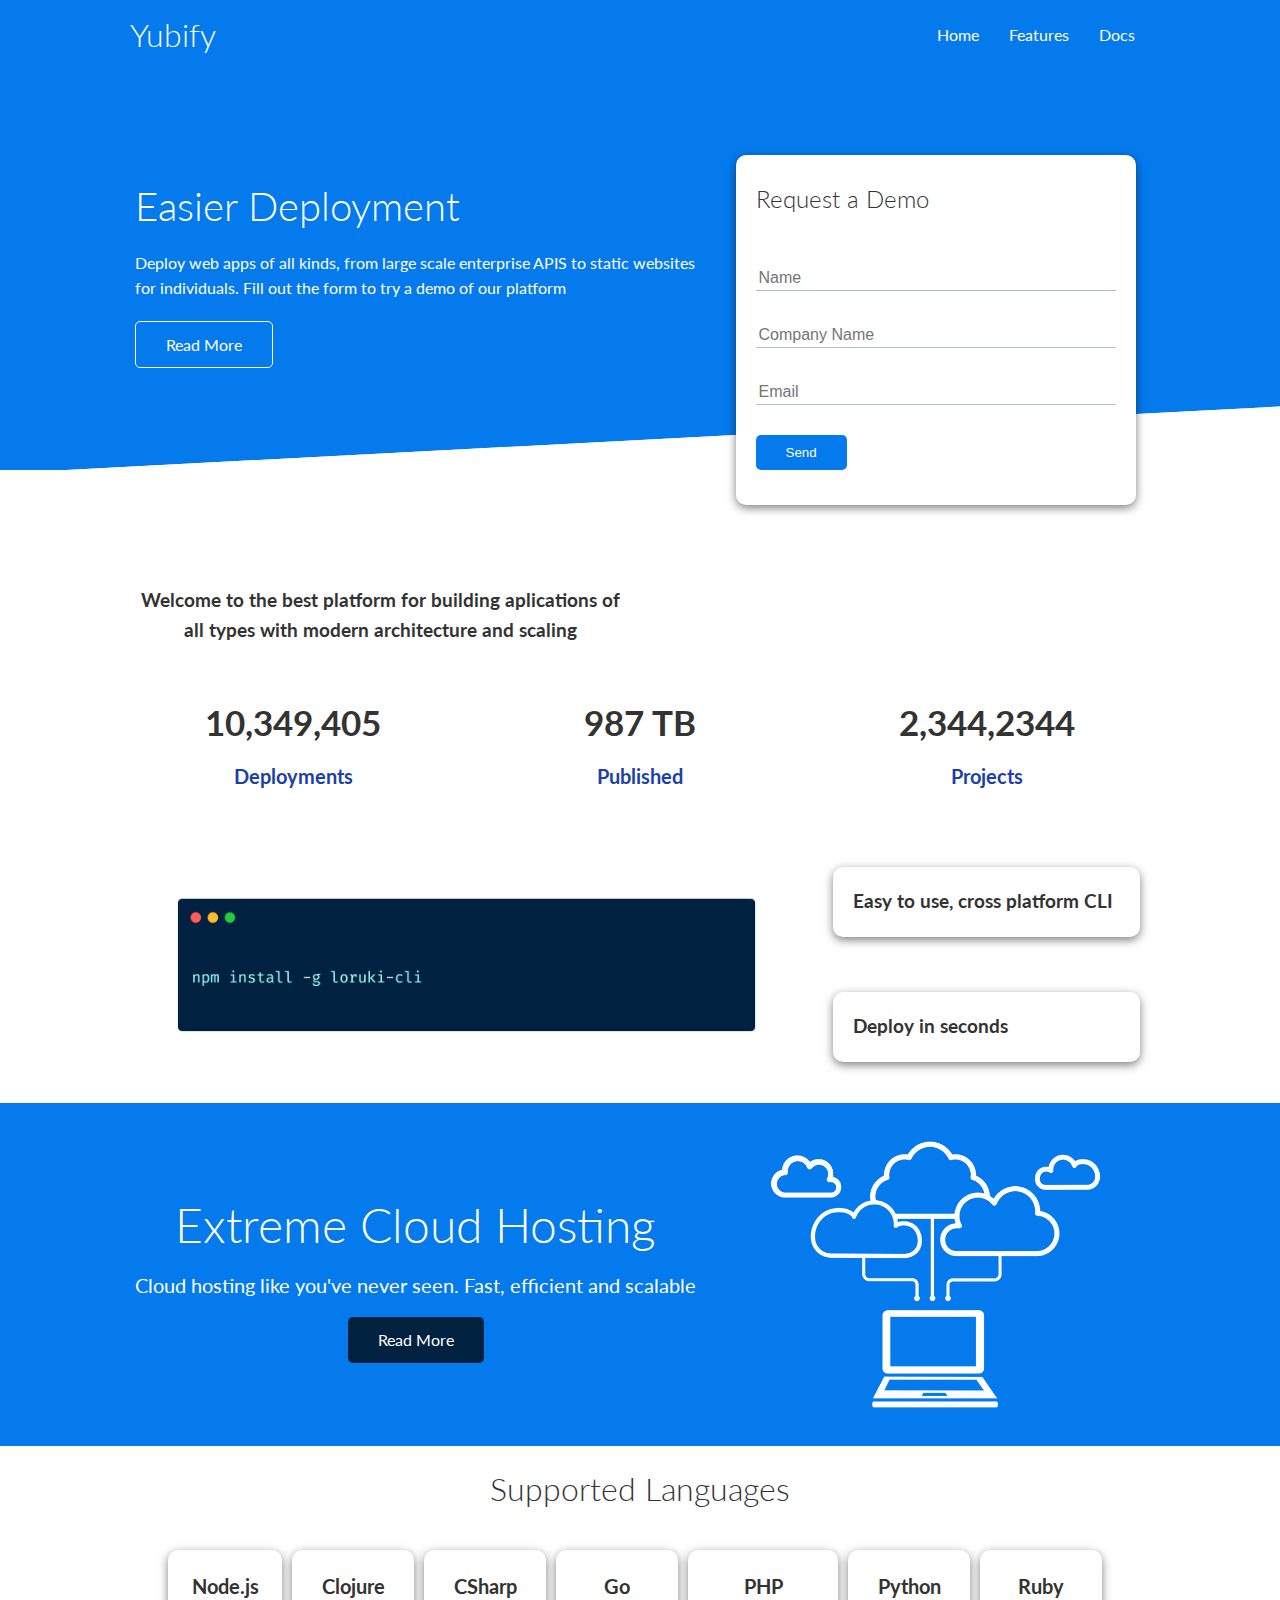
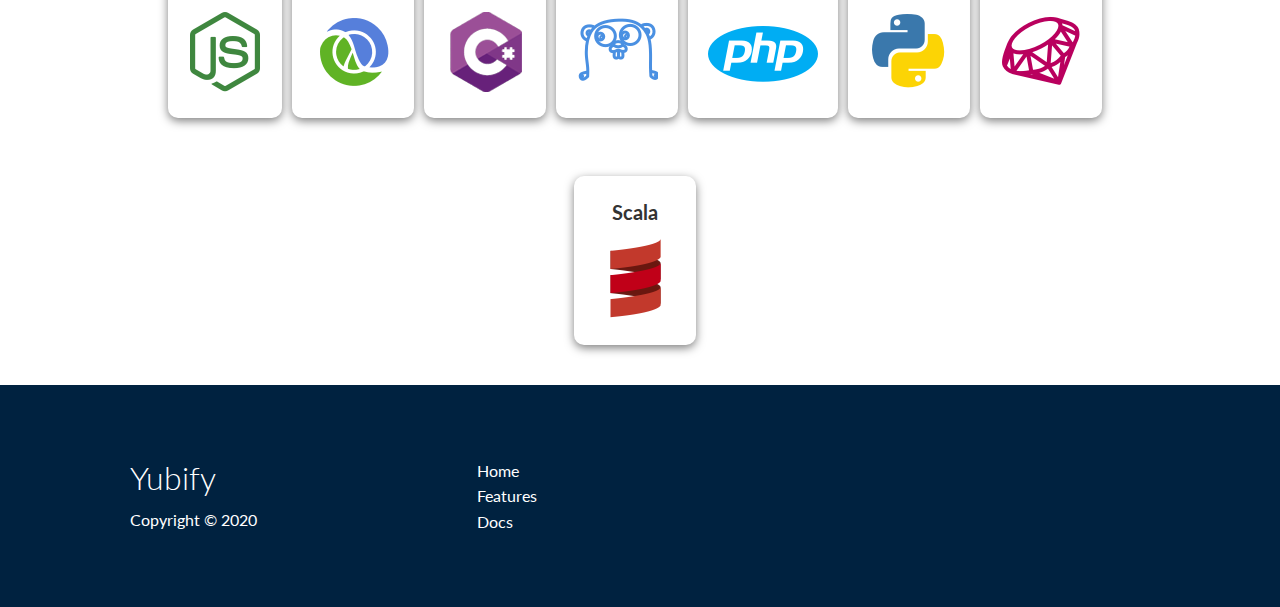
<file: index.html>
<!DOCTYPE html>
<html lang="en">
  <head>
    <meta charset="UTF-8" />
    <meta name="viewport" content="width=device-width, initial-scale=1.0" />

    <link
      rel="stylesheet"
      href="https://cdnjs.cloudflare.com/ajax/libs/font-awesome/5.15.1/css/all.min.css"
      integrity="sha512-+4zCK9k+qNFUR5X+cKL9EIR+ZOhtIloNl9GIKS57V1MyNsYpYcUrUeQc9vNfzsWfV28IaLL3i96P9sdNyeRssA=="
      crossorigin="anonymous"
    />
    <link rel="stylesheet" href="css/style.css" />
    <link rel="stylesheet" href="css/utilities.css" />
    <title>Yubify | Cloud Hosting for All</title>
  </head>
  <body>
    <!-- Navbar-->
    <div class="navbar">
      <div class="container flex">
        <h1 class="logo">Yubify</h1>
        <nav>
          <ul>
            <li><a href="index.html">Home</a></li>
            <li><a href="features.html">Features</a></li>
            <li><a href="docs.html">Docs</a></li>
          </ul>
        </nav>
      </div>
    </div>

    <!--Showcase-->
    <section class="showcase">
      <div class="container grid">
        <div class="showcase-text">
          <h1>Easier Deployment</h1>
          <p>
            Deploy web apps of all kinds, from large scale enterprise APIS to
            static websites for individuals. Fill out the form to try a demo of
            our platform
          </p>
          <a href="feautres.html" class="btn btn-outline">Read More</a>
        </div>
        <div class="showcase-form card">
          <h2>Request a Demo</h2>
          <form
            name="contact"
            netlify-honeypot="bot-field"
            method="POST"
            data-netlify="true"
          >
            <input type="hidden" name="form-name" value="contact" />
            <p class="hidden">
              <label
                >Don’t fill this out if you're human: <input name="bot-field"
              /></label>
            </p>
            <div class="form-control">
              <input type="text" name="name" placeholder="Name" required />
            </div>
            <div class="form-control">
              <input
                type="text"
                name="company"
                placeholder="Company Name"
                required
              />
            </div>
            <div class="form-control">
              <input type="email" name="email" placeholder="Email" required />
            </div>
            <input type="submit" value="Send" class="btn btn-primary" />
          </form>
        </div>
      </div>
    </section>

    <!--Stats-->
    <section class="stats">
      <div class="container">
        <h3 class="stats-heading text-center my-1">
          Welcome to the best platform for building aplications of all types
          with modern architecture and scaling
        </h3>
        <div class="grid grid-3 text-center my-4">
          <div>
            <i class="fas fa-server fa-3x"></i>
            <h3>10,349,405</h3>
            <p class="text-secondary">Deployments</p>
          </div>
          <div>
            <i class="fas fa-upload fa-3x"></i>
            <h3>987 TB</h3>
            <p class="text-secondary">Published</p>
          </div>
          <div>
            <i class="fas fa-project-diagram fa-3x"></i>
            <h3>2,344,2344</h3>
            <p class="text-secondary">Projects</p>
          </div>
        </div>
      </div>
    </section>

    <!--CLI-->
    <section class="cli">
      <div class="container grid">
        <img src="images/cli.png" alt="" />
        <div class="card">
          <h3>Easy to use, cross platform CLI</h3>
        </div>
        <div class="card"><h3>Deploy in seconds</h3></div>
      </div>
    </section>

    <!--cloud-->
    <section class="cloud bg-primary my-2 py-2">
      <div class="container grid">
        <div class="text-center">
          <h2 class="lg">Extreme Cloud Hosting</h2>
          <p class="lead my-1">
            Cloud hosting like you've never seen. Fast, efficient and scalable
          </p>
          <a href="features.html" class="btn btn-dark">Read More</a>
        </div>
        <img src="images/cloud.png" alt="" />
      </div>
    </section>

    <!--Languages-->
    <section class="languages">
      <h2 class="md text-center my-2">Supported Languages</h2>
      <div class="container flex">
        <div class="card">
          <h4>Node.js</h4>
          <img src="images/logos/node.png" alt="" />
        </div>
        <div class="card">
          <h4>Clojure</h4>
          <img src="images/logos/clojure.png" alt="" />
        </div>
        <div class="card">
          <h4>CSharp</h4>
          <img src="images/logos/csharp.png" alt="" />
        </div>
        <div class="card">
          <h4>Go</h4>
          <img src="images/logos/go.png" alt="" />
        </div>
        <div class="card">
          <h4>PHP</h4>
          <img src="images/logos/php.png" alt="" />
        </div>
        <div class="card">
          <h4>Python</h4>
          <img src="images/logos/python.png" alt="" />
        </div>
        <div class="card">
          <h4>Ruby</h4>
          <img src="images/logos/ruby.png" alt="" />
        </div>
        <div class="card">
          <h4>Scala</h4>
          <img src="images/logos/scala.png" alt="" />
        </div>
      </div>
    </section>

    <!--footer-->
    <footer class="footer bg-dark py-5">
      <div class="container grid grid-3">
        <div>
          <h1>Yubify</h1>
          <p>Copyright &copy; 2020</p>
        </div>
        <nav>
          <ul>
            <li><a href="index.html">Home</a></li>
            <li><a href="features.html">Features</a></li>
            <li><a href="docs.html">Docs</a></li>
          </ul>
        </nav>
        <div class="social">
          <a href="#"> <i class="fab fa-github fa-2x"></i> </a>
          <a href="#"> <i class="fab fa-facebook fa-2x"></i></a>
          <a href="#"> <i class="fab fa-instagram fa-2x"></i></a>
          <a href="#"> <i class="fab fa-twitter fa-2x"></i></a>
        </div>
      </div>
    </footer>
  </body>
</html>
</file>
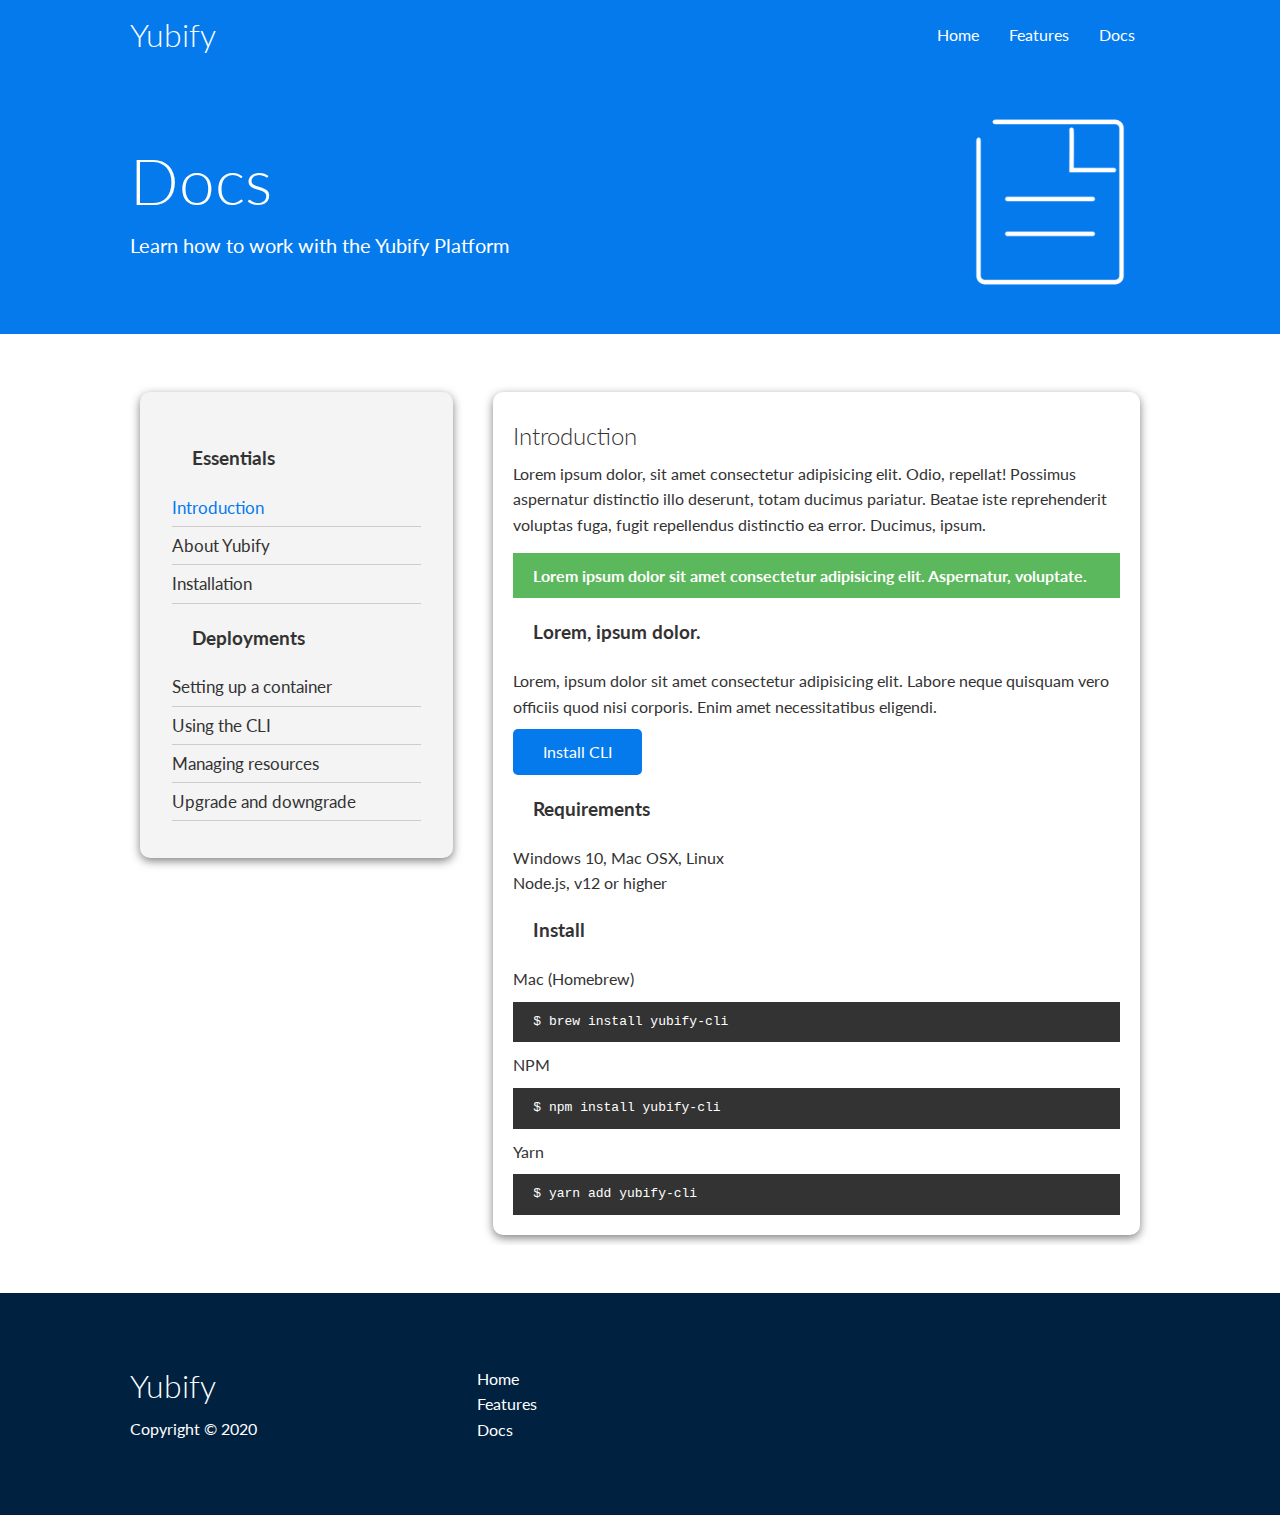
<file: docs.html>
<!DOCTYPE html>
<html lang="en">
  <head>
    <meta charset="UTF-8" />
    <meta name="viewport" content="width=device-width, initial-scale=1.0" />

    <link
      rel="stylesheet"
      href="https://cdnjs.cloudflare.com/ajax/libs/font-awesome/5.15.1/css/all.min.css"
      integrity="sha512-+4zCK9k+qNFUR5X+cKL9EIR+ZOhtIloNl9GIKS57V1MyNsYpYcUrUeQc9vNfzsWfV28IaLL3i96P9sdNyeRssA=="
      crossorigin="anonymous"
    />
    <link rel="stylesheet" href="css/style.css" />
    <link rel="stylesheet" href="css/utilities.css" />
    <title>Yubify | Cloud Hosting for All</title>
  </head>
  <body>
    <!-- Navbar-->
    <div class="navbar">
      <div class="container flex">
        <h1 class="logo">Yubify</h1>
        <nav>
          <ul>
            <li><a href="index.html">Home</a></li>
            <li><a href="features.html">Features</a></li>
            <li><a href="docs.html">Docs</a></li>
          </ul>
        </nav>
      </div>
    </div>
    <!--Head-->
    <section class="docs-head bg-primary py-3">
      <div class="container grid">
        <div>
          <h1 class="xl">Docs</h1>
          <p class="lead">Learn how to work with the Yubify Platform</p>
        </div>
        <img src="images/docs.png" alt="" />
      </div>
    </section>

    <!-- Docs main-->
    <section class="docs-main my-4">
      <div class="container grid">
        <div class="card bg-light p-3">
          <h3 class="my-2">Essentials</h3>
          <nav>
            <ul>
              <li><a class="text-primary" href="#">Introduction</a></li>
              <li><a href="#">About Yubify</a></li>
              <li><a href="#">Installation</a></li>
            </ul>
          </nav>

          <h3 class="my-2">Deployments</h3>
          <nav>
            <ul>
              <li><a href="#">Setting up a container</a></li>
              <li><a href="#">Using the CLI</a></li>
              <li><a href="#">Managing resources</a></li>
              <li><a href="#">Upgrade and downgrade</a></li>
            </ul>
          </nav>
        </div>
        <div class="card">
          <h2>Introduction</h2>
          <p>
            Lorem ipsum dolor, sit amet consectetur adipisicing elit. Odio,
            repellat! Possimus aspernatur distinctio illo deserunt, totam
            ducimus pariatur. Beatae iste reprehenderit voluptas fuga, fugit
            repellendus distinctio ea error. Ducimus, ipsum.
          </p>
          <div class="alert alert-success">
            <i class="fas fa-info"></i>Lorem ipsum dolor sit amet consectetur
            adipisicing elit. Aspernatur, voluptate.
          </div>
          <h3>Lorem, ipsum dolor.</h3>
          <p>
            Lorem, ipsum dolor sit amet consectetur adipisicing elit. Labore
            neque quisquam vero officiis quod nisi corporis. Enim amet
            necessitatibus eligendi.
          </p>
          <a href="#" class="btn btn-primary">Install CLI</a>
          <h3>Requirements</h3>
          <ul>
            <li>Windows 10, Mac OSX, Linux</li>
            <li>Node.js, v12 or higher</li>
          </ul>

          <h3>Install</h3>
          <p>Mac (Homebrew)</p>
          <pre><code>$ brew install yubify-cli</code></pre>
          <p>NPM</p>
          <pre><code>$ npm install yubify-cli</code></pre>
          <p>Yarn</p>
          <pre><code>$ yarn add yubify-cli</code></pre>
        </div>
      </div>
    </section>
    <!--footer-->
    <footer class="footer bg-dark py-5">
      <div class="container grid grid-3">
        <div>
          <h1>Yubify</h1>
          <p>Copyright &copy; 2020</p>
        </div>
        <nav>
          <ul>
            <li><a href="index.html">Home</a></li>
            <li><a href="features.html">Features</a></li>
            <li><a href="docs.html">Docs</a></li>
          </ul>
        </nav>
        <div class="social">
          <a href="#"> <i class="fab fa-github fa-2x"></i> </a>
          <a href="#"> <i class="fab fa-facebook fa-2x"></i></a>
          <a href="#"> <i class="fab fa-instagram fa-2x"></i></a>
          <a href="#"> <i class="fab fa-twitter fa-2x"></i></a>
        </div>
      </div>
    </footer>
  </body>
</html>
</file>
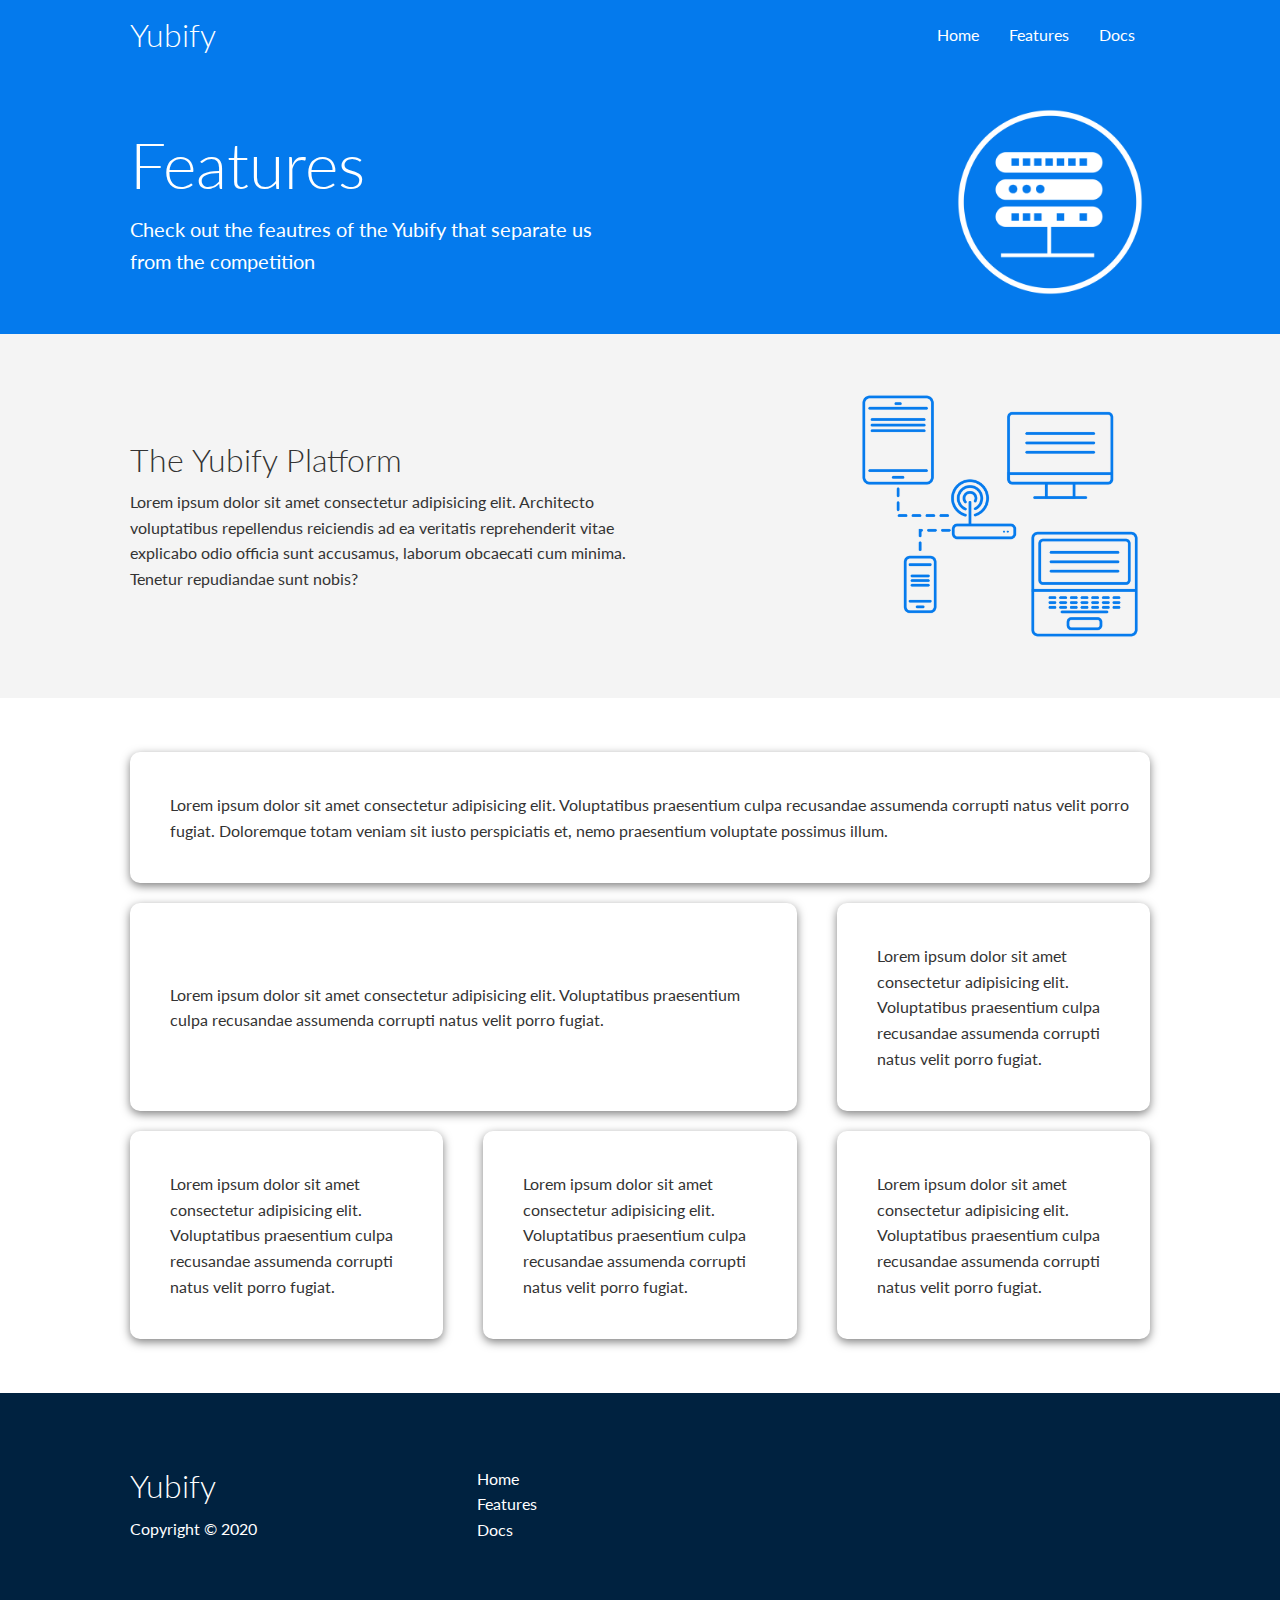
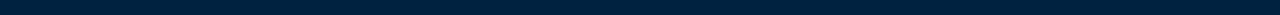
<file: features.html>
<!DOCTYPE html>
<html lang="en">
  <head>
    <meta charset="UTF-8" />
    <meta name="viewport" content="width=device-width, initial-scale=1.0" />

    <link
      rel="stylesheet"
      href="https://cdnjs.cloudflare.com/ajax/libs/font-awesome/5.15.1/css/all.min.css"
      integrity="sha512-+4zCK9k+qNFUR5X+cKL9EIR+ZOhtIloNl9GIKS57V1MyNsYpYcUrUeQc9vNfzsWfV28IaLL3i96P9sdNyeRssA=="
      crossorigin="anonymous"
    />
    <link rel="stylesheet" href="css/style.css" />
    <link rel="stylesheet" href="css/utilities.css" />
    <title>Yubify | Cloud Hosting for All</title>
  </head>
  <body>
    <!-- Navbar-->
    <div class="navbar">
      <div class="container flex">
        <h1 class="logo">Yubify</h1>
        <nav>
          <ul>
            <li><a href="index.html">Home</a></li>
            <li><a href="features.html">Features</a></li>
            <li><a href="docs.html">Docs</a></li>
          </ul>
        </nav>
      </div>
    </div>
    <!--Head-->
    <section class="features-head bg-primary py-3">
      <div class="container grid">
        <div>
          <h1 class="xl">Features</h1>
          <p class="lead">
            Check out the feautres of the Yubify that separate us from the
            competition
          </p>
        </div>
        <img src="images/server.png" alt="" />
      </div>
    </section>

    <!--Sub head-->
    <section class="features-sub-head bg-light py-3">
      <div class="container grid">
        <div>
          <h1 class="md">The Yubify Platform</h1>
          <p>
            Lorem ipsum dolor sit amet consectetur adipisicing elit. Architecto
            voluptatibus repellendus reiciendis ad ea veritatis reprehenderit
            vitae explicabo odio officia sunt accusamus, laborum obcaecati cum
            minima. Tenetur repudiandae sunt nobis?
          </p>
        </div>
        <img src="images/server2.png" alt="" />
      </div>
    </section>

    <!--Feautres main-->
    <section class="features-main my-2">
      <div class="container grid grid-3">
        <div class="card flex">
          <i class="fas fa-server fa-3x"> </i>
          <p>
            Lorem ipsum dolor sit amet consectetur adipisicing elit.
            Voluptatibus praesentium culpa recusandae assumenda corrupti natus
            velit porro fugiat. Doloremque totam veniam sit iusto perspiciatis
            et, nemo praesentium voluptate possimus illum.
          </p>
        </div>
        <div class="card flex">
          <i class="fas fa-database fa-3x"> </i>
          <p>
            Lorem ipsum dolor sit amet consectetur adipisicing elit.
            Voluptatibus praesentium culpa recusandae assumenda corrupti natus
            velit porro fugiat.
          </p>
        </div>
        <div class="card flex">
          <i class="fas fa-power-off fa-3x"> </i>
          <p>
            Lorem ipsum dolor sit amet consectetur adipisicing elit.
            Voluptatibus praesentium culpa recusandae assumenda corrupti natus
            velit porro fugiat.
          </p>
        </div>
        <div class="card flex">
          <i class="fas fa-laptop-code fa-3x"> </i>
          <p>
            Lorem ipsum dolor sit amet consectetur adipisicing elit.
            Voluptatibus praesentium culpa recusandae assumenda corrupti natus
            velit porro fugiat.
          </p>
        </div>
        <div class="card flex">
          <i class="fas fa-upload fa-3x"> </i>
          <p>
            Lorem ipsum dolor sit amet consectetur adipisicing elit.
            Voluptatibus praesentium culpa recusandae assumenda corrupti natus
            velit porro fugiat.
          </p>
        </div>
        <div class="card flex">
          <i class="fas fa-network-wired fa-3x"> </i>
          <p>
            Lorem ipsum dolor sit amet consectetur adipisicing elit.
            Voluptatibus praesentium culpa recusandae assumenda corrupti natus
            velit porro fugiat.
          </p>
        </div>
      </div>
    </section>
    <!--footer-->
    <footer class="footer bg-dark py-5">
      <div class="container grid grid-3">
        <div>
          <h1>Yubify</h1>
          <p>Copyright &copy; 2020</p>
        </div>
        <nav>
          <ul>
            <li><a href="index.html">Home</a></li>
            <li><a href="features.html">Features</a></li>
            <li><a href="docs.html">Docs</a></li>
          </ul>
        </nav>
        <div class="social">
          <a href="#"> <i class="fab fa-github fa-2x"></i> </a>
          <a href="#"> <i class="fab fa-facebook fa-2x"></i></a>
          <a href="#"> <i class="fab fa-instagram fa-2x"></i></a>
          <a href="#"> <i class="fab fa-twitter fa-2x"></i></a>
        </div>
      </div>
    </footer>
  </body>
</html>
</file>
<file: css/style.css>
@import url('https://fonts.googleapis.com/css2?family=Lato:wght@300&display=swap');

:root {
  --primary-color: #047aed;
  --secondary-color: #1c3fa8;
  --dark-color: #002240;
  --light-color: #f4f4f4;
  --success-color: #5cb85c;
  --error-color: #d9534f;
}

* {
  box-sizing: border-box;
  padding: 0;
  margin: 0;
}

body {
  font-family: 'Lato', sans-serif;
  color: #333;
  line-height: 1.6;
}

/*  Navbar */
ul {
  list-style-type: none;
}

a {
  text-decoration: none;
  color: #333;
}

h1,
h2 {
  font-weight: 300;
  line-height: 1.2;
  margin: 10px 0;
}

p {
  margin: 10px 0;
}

img {
  width: 100%;
}

.hidden {
  visibility: hidden;
  height: 0;
}

code,
pre {
  background: #333;
  color: #fff;
  padding: 10px;
}

.navbar {
  background-color: var(--primary-color);
  color: #fff;
  height: 70px;
}

.navbar ul {
  display: flex;
}

.navbar a {
  color: #fff;
  padding: 10px;
  margin: 0 5px;
}

.navbar a:hover {
  border-bottom: 5px #fff solid;
}

.navbar .flex {
  justify-content: space-between;
}

/* Showcase */
.showcase {
  height: 400px;
  background-color: var(--primary-color);
  color: #fff;
  position: relative;
}

.showcase h1 {
  font-size: 40px;
}

.showcase p {
  margin: 20px 0;
}

.showcase .grid {
  overflow: visible;
  grid-template-columns: 55% auto;
  gap: 30px;
}

.showcase-text {
  animation: slideInFromLeft 1s ease-in;
}

.showcase-form {
  position: relative;
  top: 60px;
  height: 350px;
  padding: 40px;
  width: 400px;
  z-index: 100;
  justify-self: flex-end;
  animation: slideInFromRight 1s ease-in;
}

.showcase-form .form-control {
  margin: 30px 0;
}

.showcase-form input[type='text'],
.showcase-form input[type='email'] {
  border: 0;
  border-bottom: 1px solid #b4becb;
  width: 100%;
  padding: 3px;
  font-size: 16px;
}

.showcase-form input:focus {
  outline: none;
}

.showcase::before,
.showcase::after {
  content: '';
  position: absolute;
  height: 100px;
  bottom: -70px;
  right: 0;
  left: 0;
  background: #fff;
  transform: skewY(-3deg);
  -webkit-transform: skewY(-3deg);
  -moz-transform: skewY(-3deg);
  -ms-transform: skewY(-3deg);
}

/* Stats */
.stats {
  padding-top: 100px;
  animation: slideInFromBottom 1s ease-in;
}

.stats-heading {
  max-width: 500px;
  margin: auto;
}

.stats .grid h3 {
  font-size: 35px;
}

.stats .grid p {
  font-size: 20px;
  font-weight: bold;
}

/* CLI */
.cli .grid {
  grid-template-columns: repeat(3, 1fr);
  grid-template-rows: repeat(2, 1fr);
}

.cli .grid > *:first-child {
  grid-column: 1 / span 2;
  grid-row: 1 / span 2;
}

/* cloud */
.cloud .grid {
  grid-template-columns: 4fr 3fr;
}

/* languages */
.languages .flex {
  flex-wrap: wrap;
}
.languages .card {
  text-align: center;
  margin: 18px 10px 40px 0;
  transition: transform ease-in 200ms;
}

.languages .card h4 {
  font-size: 20px;
  margin-bottom: 10px;
}

.languages .card:hover {
  transform: translateY(-15px);
}
/* Features */
.features-head img,
.docs-head img {
  width: 200px;
  justify-self: flex-end;
}

.features-sub-head img {
  width: 300px;
  justify-self: flex-end;
}

.features-main .card > i {
  margin-right: 20px;
}

.features-main .grid {
  padding: 30px;
}

.features-main .grid > *:first-child {
  grid-column: 1 / span 3;
}

.features-main .grid > *:nth-child(2) {
  grid-column: 1 / span 2;
}

/* docs */
.docs-main h3 {
  margin: 20px;
}

.docs-main .grid {
  grid-template-columns: 1fr 2fr;
  align-items: flex-start;
}

.docs-main nav li {
  font-size: 17px;
  padding-bottom: 5px;
  margin-bottom: 5px;
  border-bottom: 1px #ccc solid;
}

.docs-main a:hover {
  font-weight: bold;
}
/* footer */
.footer .social a {
  margin: 0 10px;
}

/* Animations */
@keyframes slideInFromLeft {
  0% {
    transform: translateX(-100%);
  }

  100% {
    transform: translateX(0);
  }
}

@keyframes slideInFromRight {
  0% {
    transform: translateX(100%);
  }

  100% {
    transform: translateX(0);
  }
}

@keyframes slideInFromTop {
  0% {
    transform: translateY(-100%);
  }

  100% {
    transform: translateX(0);
  }
}

@keyframes slideInFromBottom {
  0% {
    transform: translateY(100%);
  }

  100% {
    transform: translateX(0);
  }
}

/* Tablets and uner */
@media (max-width: 768px) {
  .grid,
  .showcase .grid,
  .stats .grid,
  .cli .grid,
  .cloud .grid,
  .features-head .grid,
  .features-sub-head .grid,
  .features-main .grid,
  .docs-main .grid {
    grid-template-columns: 1fr;
    grid-template-rows: 1fr;
  }

  .showcase {
    height: auto;
  }

  .showcase-text {
    text-align: center;
    margin-top: 40px;
    animation: slideInFromTop 1s ease-in;
  }

  .showcase-form {
    justify-self: center;
    margin: auto;
    animation: slideInFromBottom 1s ease-in;
  }

  .cli .grid > *:first-child {
    grid-column: 1;
    grid-row: 1;
  }

  .features-head,
  .features-sub-head,
  .docs-head {
    text-align: center;
  }

  .features-head img,
  .features-sub-head img,
  .docs-head img {
    justify-self: center;
  }

  .features-main .grid > *:first-child,
  .features-main .grid > :nth-child(2) {
    grid-column: 1;
  }
}

/* Mobile */
@media (max-width: 500px) {
  .navbar {
    height: 110px;
  }

  .navbar .flex {
    flex-direction: column;
  }

  .navbar ul {
    padding: 10px;
    background-color: rgba(0, 0, 0, 0.1);
  }

  .showcase-form {
    width: 100%;
  }
}

@media (max-width: 1100px) and (min-width: 768px) {
  .showcase .grid {
    grid-template-columns: 1fr auto;
  }
}
</file>
<file: css/utilities.css>
/* Utilities */
.container {
  max-width: 1100px;
  margin: 0 auto;
  overflow: auto;
  padding: 0 40px;
}

.card {
  background-color: #fff;
  color: #333;
  border-radius: 10px;
  box-shadow: 0 3px 10px rgba(0, 0, 0, 0.5);
  padding: 20px;
  margin: 10px;
}

.flex {
  display: flex;
  justify-content: center;
  align-items: center;
  height: 100%;
}

.grid {
  display: grid;
  grid-template-columns: repeat(2, 1fr);
  gap: 20px;
  justify-content: center;
  align-items: center;
  height: 100%;
}

.grid-3 {
  grid-template-columns: repeat(3, 1fr);
}

.btn {
  display: inline-block;
  padding: 10px 30px;
  cursor: pointer;
  background: var(--primary-color);
  color: #fff;
  border: none;
  border-radius: 5px;
}

.btn-outline {
  background-color: transparent;
  border: 1px #fff solid;
}

.btn:hover {
  transform: scale(0.98);
}

/* Backgrounds and colored buttons*/
.bg-primary,
.btn-primary {
  background-color: var(--primary-color);
  color: #fff;
}

.bg-secondary,
.btn-secondary {
  background-color: var(--secondary-color);
  color: #fff;
}

.bg-dark,
.btn-dark {
  background-color: var(--dark-color);
  color: #fff;
}

.bg-light,
.btn-light {
  background-color: var(--light-color);
  color: #333;
}

.bg-primary a,
.btn-primary a,
.bg-secondary a,
.btn-secondary a,
.bg-dark a,
.btn-dark a {
  color: #fff;
}

/* Text sizes */
.lead {
  font-size: 20px;
}

.sm {
  font-size: 1rem;
}

.md {
  font-size: 2rem;
}

.lg {
  font-size: 3rem;
}

.xl {
  font-size: 4rem;
}

.text-center {
  text-align: center;
}

.my-1 {
  margin: 1rem 0;
}

.my-2 {
  margin: 1.5rem 0;
}

.my-3 {
  margin: 2rem 0;
}

.my-4 {
  margin: 3rem 0;
}

.my-5 {
  margin: 4rem 0;
}

.m-1 {
  margin: 1rem;
}

.m-2 {
  margin: 1.5rem;
}

.m-3 {
  margin: 2rem;
}

.m-4 {
  margin: 3rem;
}

.m-5 {
  margin: 4rem;
}

.py-1 {
  padding: 1rem 0;
}

.py-2 {
  padding: 1.5rem 0;
}

.py-3 {
  padding: 2rem 0;
}

.py-4 {
  padding: 3rem 0;
}

.py-5 {
  padding: 4rem 0;
}

.p-1 {
  padding: 1rem;
}

.p-2 {
  padding: 1.5rem;
}

.p-3 {
  padding: 2rem;
}

.p-4 {
  padding: 3rem;
}

.p-5 {
  padding: 4rem;
}

/* alert */
.alert {
  background-color: var(--light-color);
  padding: 10px;
  font-weight: bold;
  margin: 15px 0;
}

.alert i {
  margin-right: 10px;
}

.alert-success {
  background-color: var(--success-color);
  color: #fff;
}

.alert-error {
  background-color: var(--error-color);
  color: #fff;
}

/* text colors */
.text-primary {
  color: var(--primary-color);
}

.text-secondary {
  color: var(--secondary-color);
}

.text-dark {
  color: var(--dark-color);
}

.text-light {
  color: var(--light-color);
}
</file>
